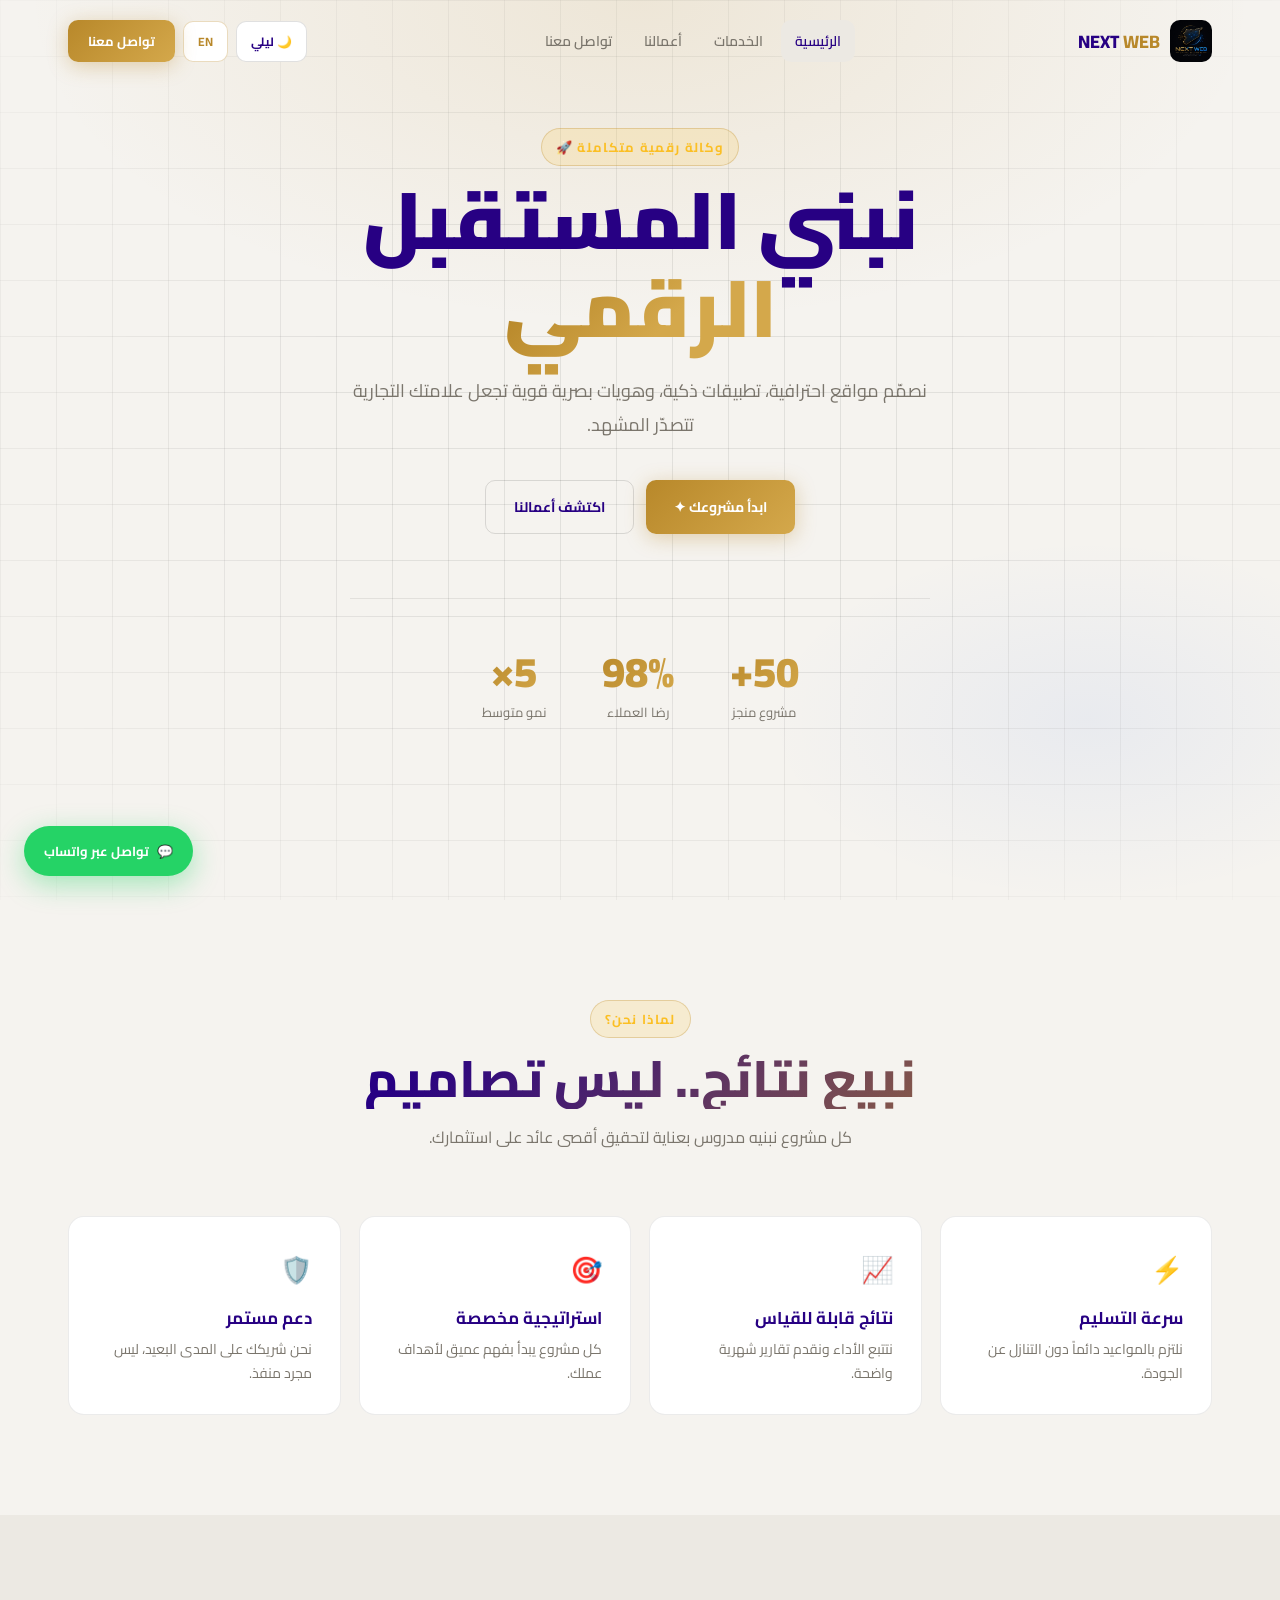
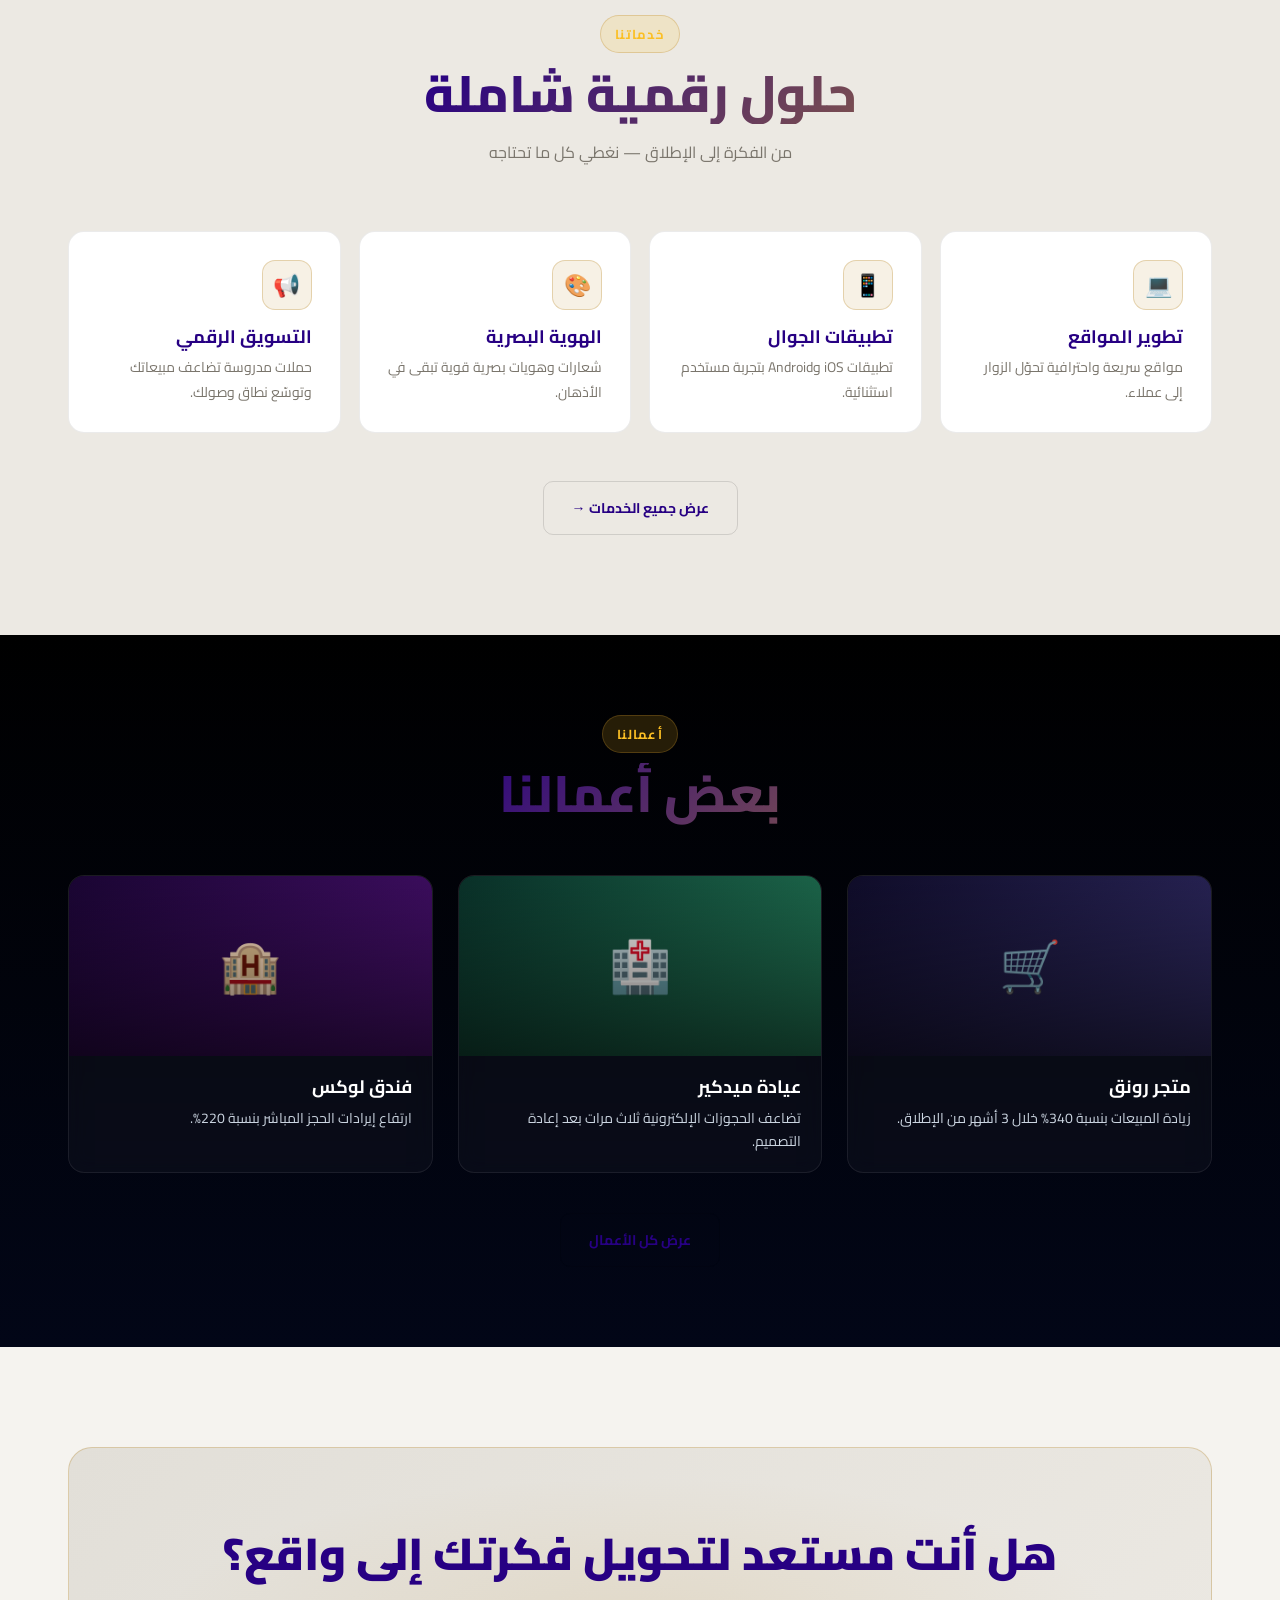
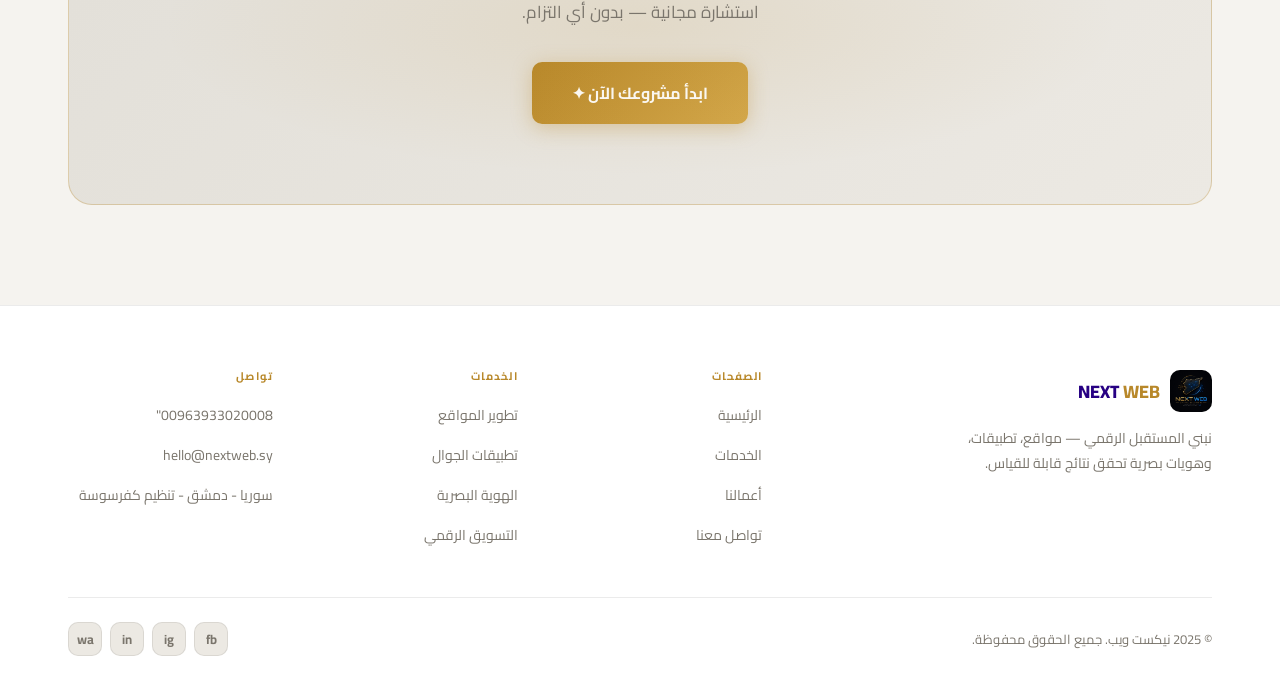
<file: index.html>
<!DOCTYPE html>
<html lang="ar" dir="rtl">
<head>
  <meta charset="UTF-8" />
  <meta name="viewport" content="width=device-width, initial-scale=1.0" />
  <title>Next Web — Digital Solutions</title>
  <link rel="stylesheet" href="shared.css" />
  <link rel="stylesheet" href="index.css" />
</head>
<body dir="rtl" data-page="index">

  <!-- ══ NAVBAR ════════════════════════════════════════ -->
  <nav class="navbar" id="main-nav">
    <div class="container">
      <div class="navbar-inner">

        <!-- Logo -->
        <a href="index.html" class="logo">
          <img src="logo.png" alt="Next Web Logo" class="logo-img" />
          <span class="logo-text">NEXT <span>WEB</span></span>
        </a>

        <!-- Desktop Links -->
        <ul class="nav-links">
          <li><a href="index.html" class="active" data-i18n="nav.home">الرئيسية</a></li>
          <li><a href="services.html" data-i18n="nav.services">الخدمات</a></li>
          <li><a href="portfolio.html" data-i18n="nav.portfolio">أعمالنا</a></li>
          <li><a href="contact.html" data-i18n="nav.contact">تواصل معنا</a></li>
        </ul>

        <!-- Controls -->
        <div class="nav-controls">
          <button class="ctrl-btn theme-toggle-btn" title="Toggle Theme">🌙 ليلي</button>
          <button class="ctrl-btn lang-toggle-btn" title="Switch Language">EN</button>
          <a href="contact.html" class="btn btn-gold hide-mob" style="padding:9px 20px;font-size:13px" data-i18n="nav.contact">تواصل معنا</a>
          <!-- Hamburger -->
          <button class="hamburger" id="hamburger" aria-label="Menu">
            <span></span><span></span><span></span>
          </button>
        </div>

      </div>
    </div>
  </nav>

  <!-- ══ MOBILE MENU ════════════════════════════════════ -->
  <div class="mobile-menu" id="mobile-menu">
    <a href="index.html" data-i18n="nav.home">الرئيسية</a>
    <a href="services.html" data-i18n="nav.services">الخدمات</a>
    <a href="portfolio.html" data-i18n="nav.portfolio">أعمالنا</a>
    <a href="contact.html" data-i18n="nav.contact">تواصل معنا</a>
    <div class="mobile-controls">
      <button class="ctrl-btn theme-toggle-btn">🌙 ليلي</button>
      <button class="ctrl-btn lang-toggle-btn">EN</button>
    </div>
  </div>

  <!-- ══ PAGE CONTENT (rendered by JS) ════════════════════ -->
  <main id="dynamic-content"></main>

  <!-- ══ FOOTER ════════════════════════════════════════ -->
  <footer>
    <div class="container">
      <div class="foot-grid">
        <div class="foot-brand">
          <a href="index.html" class="logo">
            <img src="logo.png" alt="Next Web" class="logo-img" />
            <span class="logo-text">NEXT <span>WEB</span></span>
          </a>
          <p data-i18n="footer.desc">نبني المستقبل الرقمي — مواقع، تطبيقات، وهويات بصرية تحقق نتائج قابلة للقياس.</p>
        </div>
        <div class="foot-col">
          <h4 data-i18n="footer.pages">الصفحات</h4>
          <ul class="foot-links">
            <li><a href="index.html" data-i18n="nav.home">الرئيسية</a></li>
            <li><a href="services.html" data-i18n="nav.services">الخدمات</a></li>
            <li><a href="portfolio.html" data-i18n="nav.portfolio">أعمالنا</a></li>
            <li><a href="contact.html" data-i18n="nav.contact">تواصل معنا</a></li>
          </ul>
        </div>
        <div class="foot-col">
          <h4 data-i18n="footer.services2">الخدمات</h4>
          <ul class="foot-links">
            <li><a href="services.html">تطوير المواقع</a></li>
            <li><a href="services.html">تطبيقات الجوال</a></li>
            <li><a href="services.html">الهوية البصرية</a></li>
            <li><a href="services.html">التسويق الرقمي</a></li>
          </ul>
        </div>
        <div class="foot-col">
          <h4 data-i18n="footer.contact2">تواصل</h4>
          <ul class="foot-links">
            <li><a href="#">00963933020008"</a></li>
            <li><a href="#">hello@nextweb.sy</a></li>
            <li><a href="#">سوريا - دمشق - تنظيم كفرسوسة</a></li>
          </ul>
        </div>
      </div>
      <div class="foot-bottom">
        <p data-i18n="footer.rights">© 2025 نيكست ويب. جميع الحقوق محفوظة.</p>
        <div class="socials">
          <a class="soc" href="#">fb</a>
          <a class="soc" href="#">ig</a>
          <a class="soc" href="#">in</a>
          <a class="soc" href="#">wa</a>
        </div>
      </div>
    </div>
  </footer>

  <!-- ══ WA FLOAT ═══════════════════════════════════════ -->
  <a href="https://wa.me/963933020008" class="wa-float" id="wa-float">
    💬 <span class="wa-label">تواصل عبر واتساب</span>
  </a>

  <script src="script.js"></script>
</body>
</html>
</file>
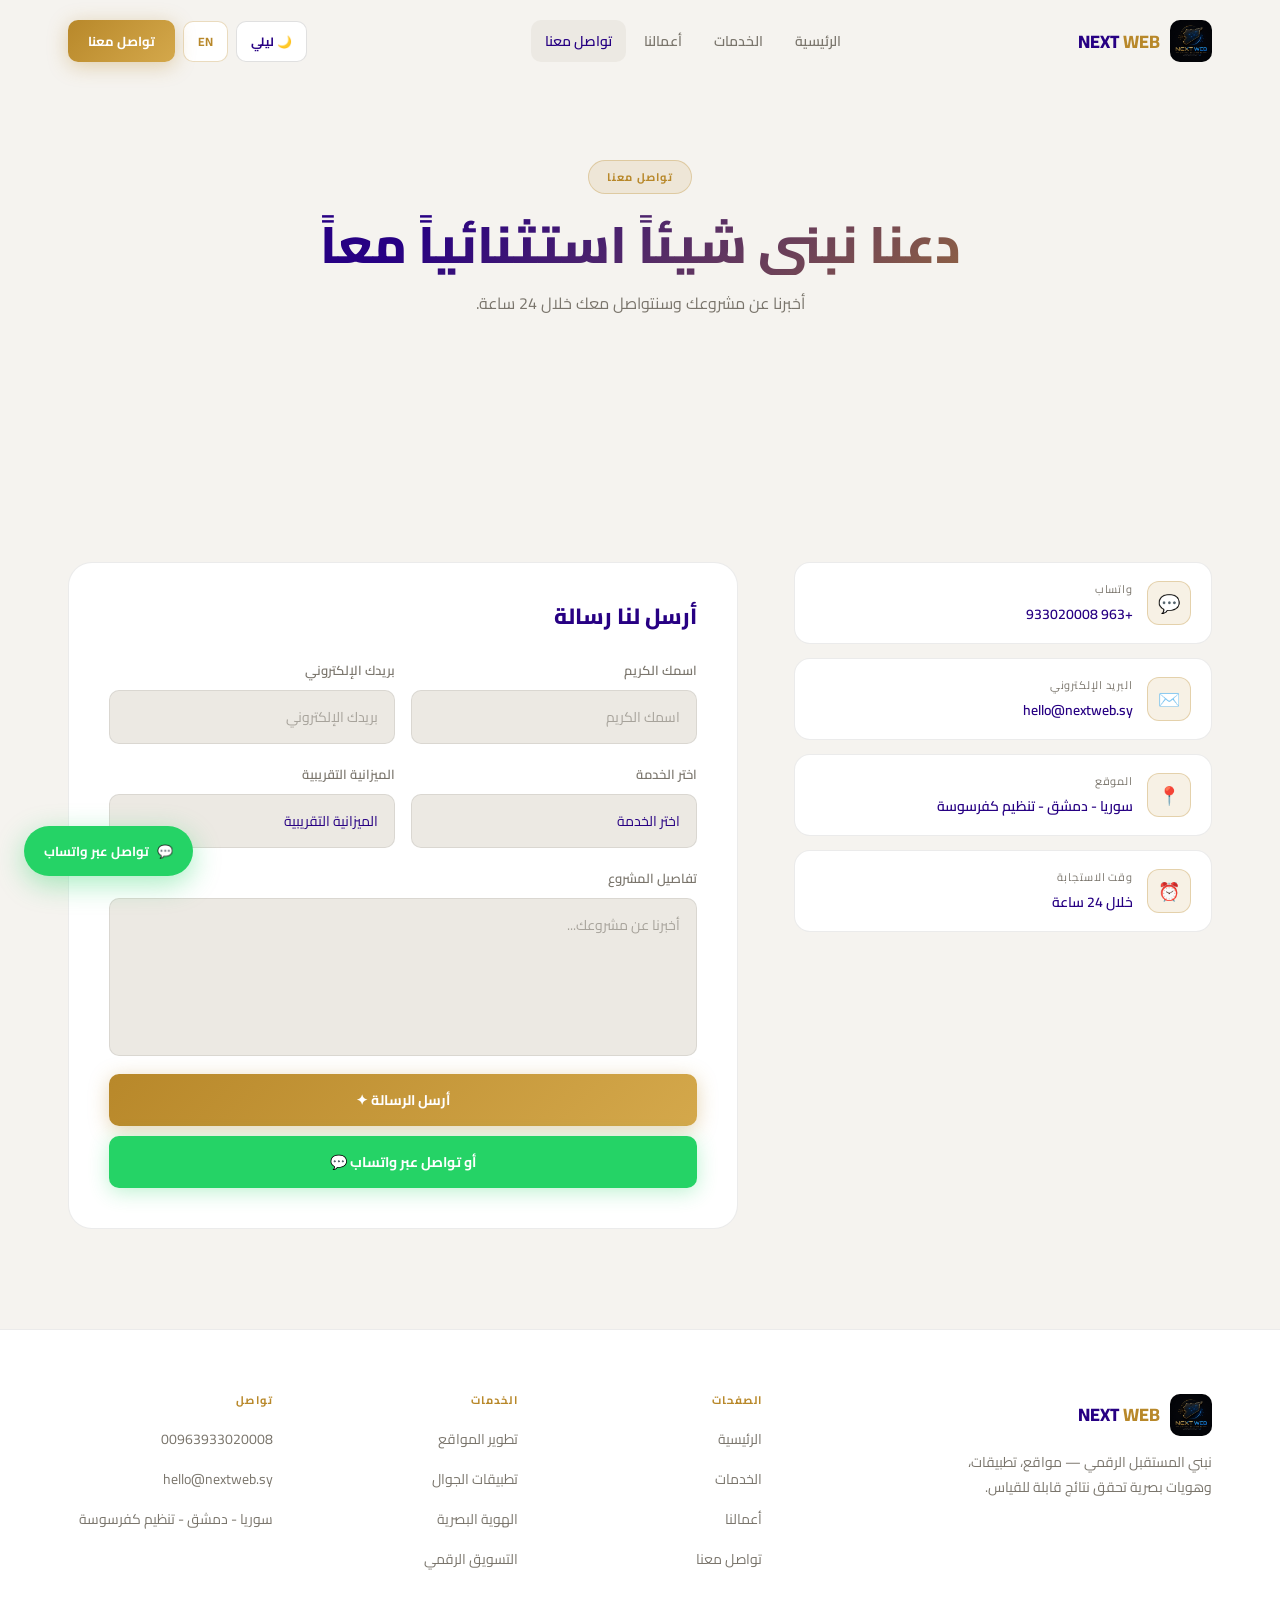
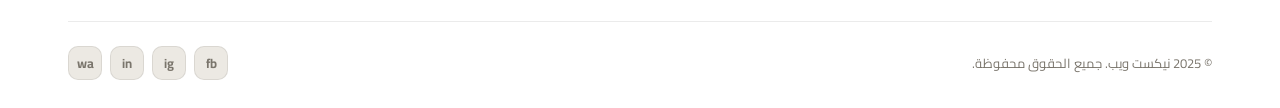
<file: contact.html>
<!DOCTYPE html>
<html lang="ar" dir="rtl">
<head>
  <meta charset="UTF-8" />
  <meta name="viewport" content="width=device-width, initial-scale=1.0" />
  <title>Next Web — تواصل معنا</title>
  <link rel="stylesheet" href="shared.css" />
  <link rel="stylesheet" href="contact.css" />
</head>
<body dir="rtl" data-page="contact">

  <!-- ══ NAVBAR ════════════════════════════════════════ -->
  <nav class="navbar" id="main-nav">
    <div class="container">
      <div class="navbar-inner">
        <a href="index.html" class="logo">
          <img src="logo.png" alt="Next Web Logo" class="logo-img" />
          <span class="logo-text">NEXT <span>WEB</span></span>
        </a>
        <ul class="nav-links">
          <li><a href="index.html" data-i18n="nav.home">الرئيسية</a></li>
          <li><a href="services.html" data-i18n="nav.services">الخدمات</a></li>
          <li><a href="portfolio.html" data-i18n="nav.portfolio">أعمالنا</a></li>
          <li><a href="contact.html" class="active" data-i18n="nav.contact">تواصل معنا</a></li>
        </ul>
        <div class="nav-controls">
          <button class="ctrl-btn theme-toggle-btn">🌙 ليلي</button>
          <button class="ctrl-btn lang-toggle-btn">EN</button>
          <a href="contact.html" class="btn btn-gold hide-mob" style="padding:9px 20px;font-size:13px" data-i18n="nav.contact">تواصل معنا</a>
          <button class="hamburger" id="hamburger"><span></span><span></span><span></span></button>
        </div>
      </div>
    </div>
  </nav>

  <!-- ══ MOBILE MENU ════════════════════════════════════ -->
  <div class="mobile-menu" id="mobile-menu">
    <a href="index.html" data-i18n="nav.home">الرئيسية</a>
    <a href="services.html" data-i18n="nav.services">الخدمات</a>
    <a href="portfolio.html" data-i18n="nav.portfolio">أعمالنا</a>
    <a href="contact.html" data-i18n="nav.contact">تواصل معنا</a>
    <div class="mobile-controls">
      <button class="ctrl-btn theme-toggle-btn">🌙 ليلي</button>
      <button class="ctrl-btn lang-toggle-btn">EN</button>
    </div>
  </div>

  <!-- ══ PAGE CONTENT ═══════════════════════════════════ -->
  <main id="dynamic-content"></main>

  <!-- ══ FOOTER ════════════════════════════════════════ -->
  <footer>
    <div class="container">
      <div class="foot-grid">
        <div class="foot-brand">
          <a href="index.html" class="logo">
            <img src="logo.png" alt="Next Web" class="logo-img" />
            <span class="logo-text">NEXT <span>WEB</span></span>
          </a>
          <p data-i18n="footer.desc">نبني المستقبل الرقمي — مواقع، تطبيقات، وهويات بصرية تحقق نتائج قابلة للقياس.</p>
        </div>
        <div class="foot-col">
          <h4 data-i18n="footer.pages">الصفحات</h4>
          <ul class="foot-links">
            <li><a href="index.html" data-i18n="nav.home">الرئيسية</a></li>
            <li><a href="services.html" data-i18n="nav.services">الخدمات</a></li>
            <li><a href="portfolio.html" data-i18n="nav.portfolio">أعمالنا</a></li>
            <li><a href="contact.html" data-i18n="nav.contact">تواصل معنا</a></li>
          </ul>
        </div>
        <div class="foot-col">
          <h4 data-i18n="footer.services2">الخدمات</h4>
          <ul class="foot-links">
            <li><a href="services.html">تطوير المواقع</a></li>
            <li><a href="services.html">تطبيقات الجوال</a></li>
            <li><a href="services.html">الهوية البصرية</a></li>
            <li><a href="services.html">التسويق الرقمي</a></li>
          </ul>
        </div>
        <div class="foot-col">
          <h4 data-i18n="footer.contact2">تواصل</h4>
          <ul class="foot-links">
            <li><a href="#">00963933020008</a></li>
            <li><a href="#">hello@nextweb.sy</a></li>
            <li><a href="#"> سوريا - دمشق - تنظيم كفرسوسة</a></li>
          </ul>
        </div>
      </div>
      <div class="foot-bottom">
        <p data-i18n="footer.rights">© 2025 نيكست ويب. جميع الحقوق محفوظة.</p>
        <div class="socials">
          <a class="soc" href="#">fb</a>
          <a class="soc" href="#">ig</a>
          <a class="soc" href="#">in</a>
          <a class="soc" href="#">wa</a>
        </div>
      </div>
    </div>
  </footer>

  <a href="https://wa.me/+963933020008" class="wa-float" id="wa-float">
    💬 <span class="wa-label">تواصل عبر واتساب</span>
  </a>

  <script src="script.js"></script>
</body>
</html>
</file>
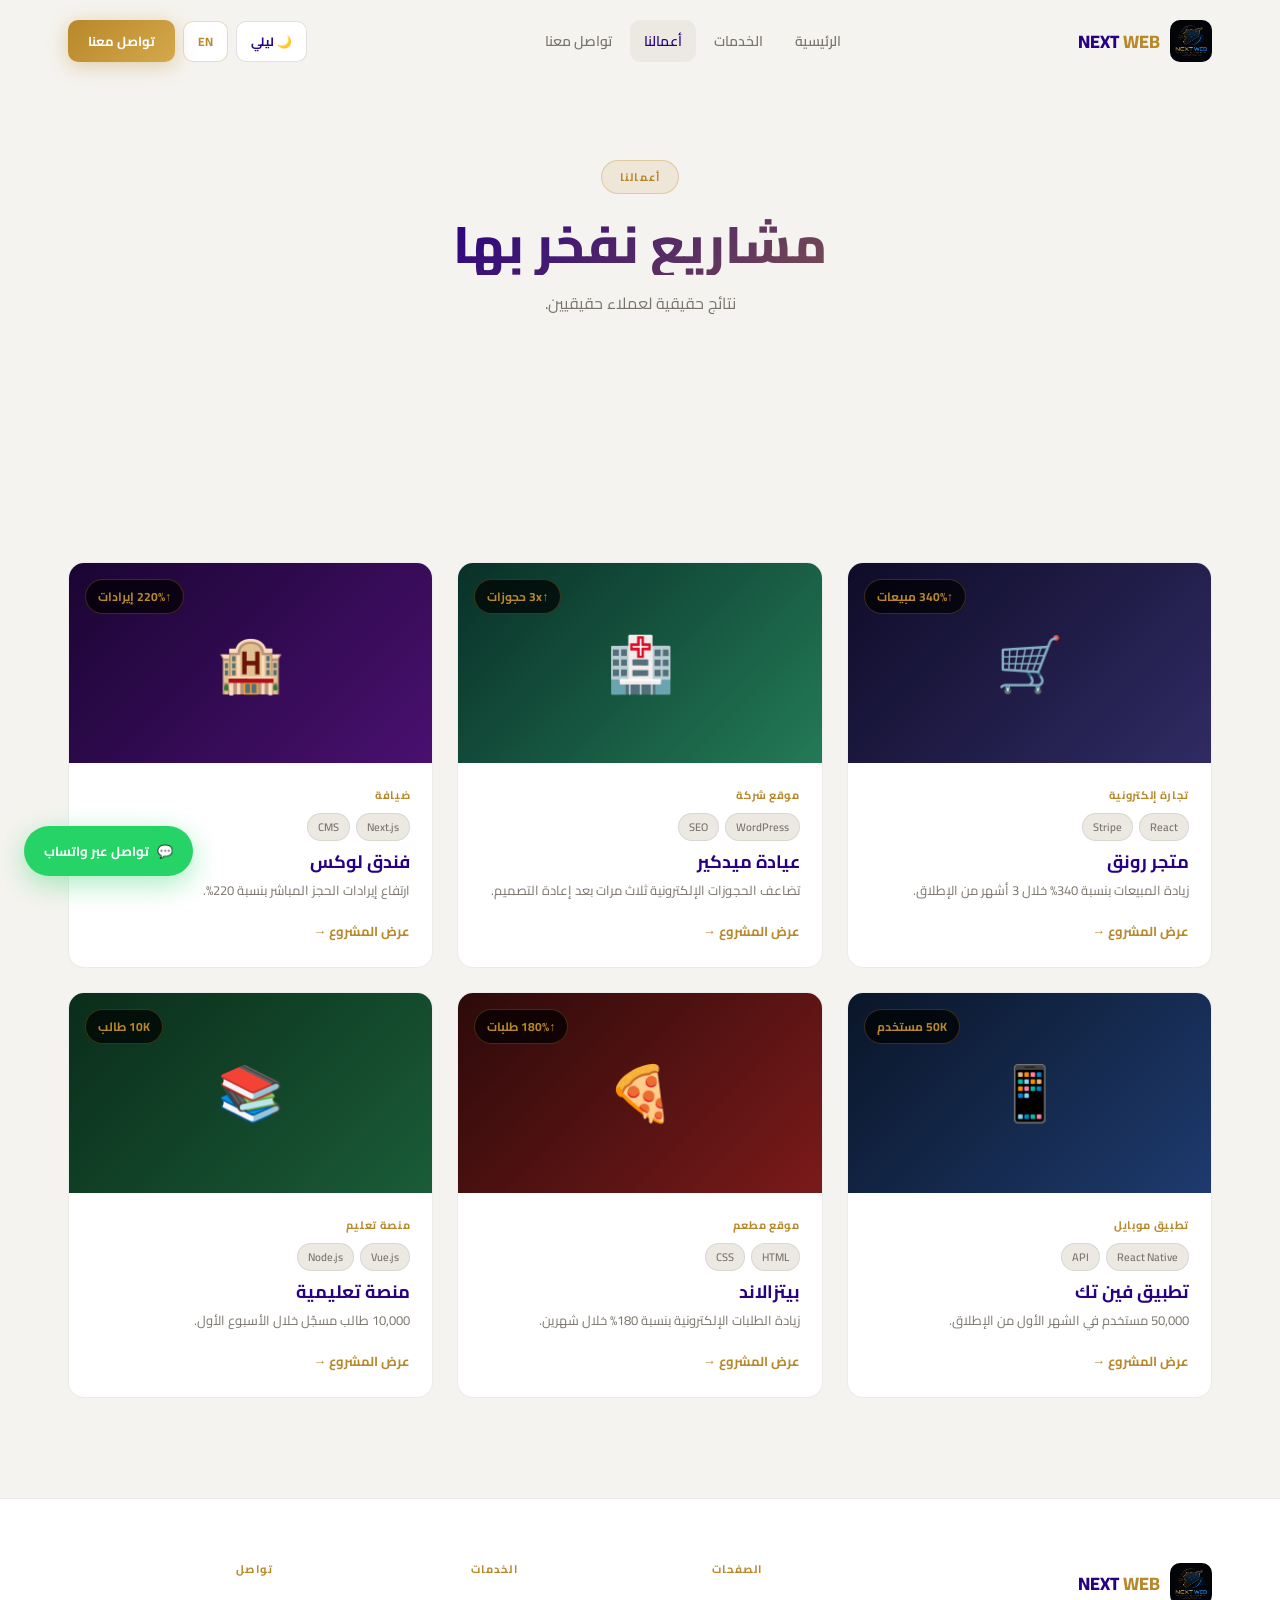
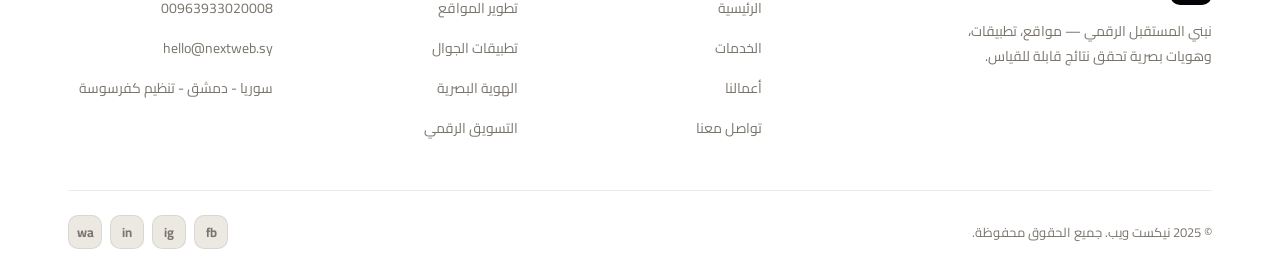
<file: portfolio.html>
<!DOCTYPE html>
<html lang="ar" dir="rtl">
<head>
  <meta charset="UTF-8" />
  <meta name="viewport" content="width=device-width, initial-scale=1.0" />
  <title>Next Web — أعمالنا</title>
  <link rel="stylesheet" href="shared.css" />
  <link rel="stylesheet" href="portfolio.css" />
</head>
<body dir="rtl" data-page="portfolio">

  <!-- ══ NAVBAR ════════════════════════════════════════ -->
  <nav class="navbar" id="main-nav">
    <div class="container">
      <div class="navbar-inner">
        <a href="index.html" class="logo">
          <img src="logo.png" alt="Next Web Logo" class="logo-img" />
          <span class="logo-text">NEXT <span>WEB</span></span>
        </a>
        <ul class="nav-links">
          <li><a href="index.html" data-i18n="nav.home">الرئيسية</a></li>
          <li><a href="services.html" data-i18n="nav.services">الخدمات</a></li>
          <li><a href="portfolio.html" class="active" data-i18n="nav.portfolio">أعمالنا</a></li>
          <li><a href="contact.html" data-i18n="nav.contact">تواصل معنا</a></li>
        </ul>
        <div class="nav-controls">
          <button class="ctrl-btn theme-toggle-btn">🌙 ليلي</button>
          <button class="ctrl-btn lang-toggle-btn">EN</button>
          <a href="contact.html" class="btn btn-gold hide-mob" style="padding:9px 20px;font-size:13px" data-i18n="nav.contact">تواصل معنا</a>
          <button class="hamburger" id="hamburger"><span></span><span></span><span></span></button>
        </div>
      </div>
    </div>
  </nav>

  <!-- ══ MOBILE MENU ════════════════════════════════════ -->
  <div class="mobile-menu" id="mobile-menu">
    <a href="index.html" data-i18n="nav.home">الرئيسية</a>
    <a href="services.html" data-i18n="nav.services">الخدمات</a>
    <a href="portfolio.html" data-i18n="nav.portfolio">أعمالنا</a>
    <a href="contact.html" data-i18n="nav.contact">تواصل معنا</a>
    <div class="mobile-controls">
      <button class="ctrl-btn theme-toggle-btn">🌙 ليلي</button>
      <button class="ctrl-btn lang-toggle-btn">EN</button>
    </div>
  </div>

  <!-- ══ PAGE CONTENT ═══════════════════════════════════ -->
  <main id="dynamic-content"></main>

  <!-- ══ FOOTER ════════════════════════════════════════ -->
  <footer>
    <div class="container">
      <div class="foot-grid">
        <div class="foot-brand">
          <a href="index.html" class="logo">
            <img src="logo.png" alt="Next Web" class="logo-img" />
            <span class="logo-text">NEXT <span>WEB</span></span>
          </a>
          <p data-i18n="footer.desc">نبني المستقبل الرقمي — مواقع، تطبيقات، وهويات بصرية تحقق نتائج قابلة للقياس.</p>
        </div>
        <div class="foot-col">
          <h4 data-i18n="footer.pages">الصفحات</h4>
          <ul class="foot-links">
            <li><a href="index.html" data-i18n="nav.home">الرئيسية</a></li>
            <li><a href="services.html" data-i18n="nav.services">الخدمات</a></li>
            <li><a href="portfolio.html" data-i18n="nav.portfolio">أعمالنا</a></li>
            <li><a href="contact.html" data-i18n="nav.contact">تواصل معنا</a></li>
          </ul>
        </div>
        <div class="foot-col">
          <h4 data-i18n="footer.services2">الخدمات</h4>
          <ul class="foot-links">
            <li><a href="services.html">تطوير المواقع</a></li>
            <li><a href="services.html">تطبيقات الجوال</a></li>
            <li><a href="services.html">الهوية البصرية</a></li>
            <li><a href="services.html">التسويق الرقمي</a></li>
          </ul>
        </div>
        <div class="foot-col">
          <h4 data-i18n="footer.contact2">تواصل</h4>
          <ul class="foot-links">
            <li><a href="#">00963933020008</a></li>
            <li><a href="#">hello@nextweb.sy</a></li>
            <li><a href="#"> سوريا - دمشق - تنظيم كفرسوسة</a></li>
          </ul>
        </div>
      </div>
      <div class="foot-bottom">
        <p data-i18n="footer.rights">© 2025 نيكست ويب. جميع الحقوق محفوظة.</p>
        <div class="socials">
          <a class="soc" href="#">fb</a>
          <a class="soc" href="#">ig</a>
          <a class="soc" href="#">in</a>
          <a class="soc" href="#">wa</a>
        </div>
      </div>
    </div>
  </footer>

  <a href="https://wa.me/+963933020008" class="wa-float" id="wa-float">
    💬 <span class="wa-label">تواصل عبر واتساب</span>
  </a>

  <script src="script.js"></script>
</body>
</html>
</file>
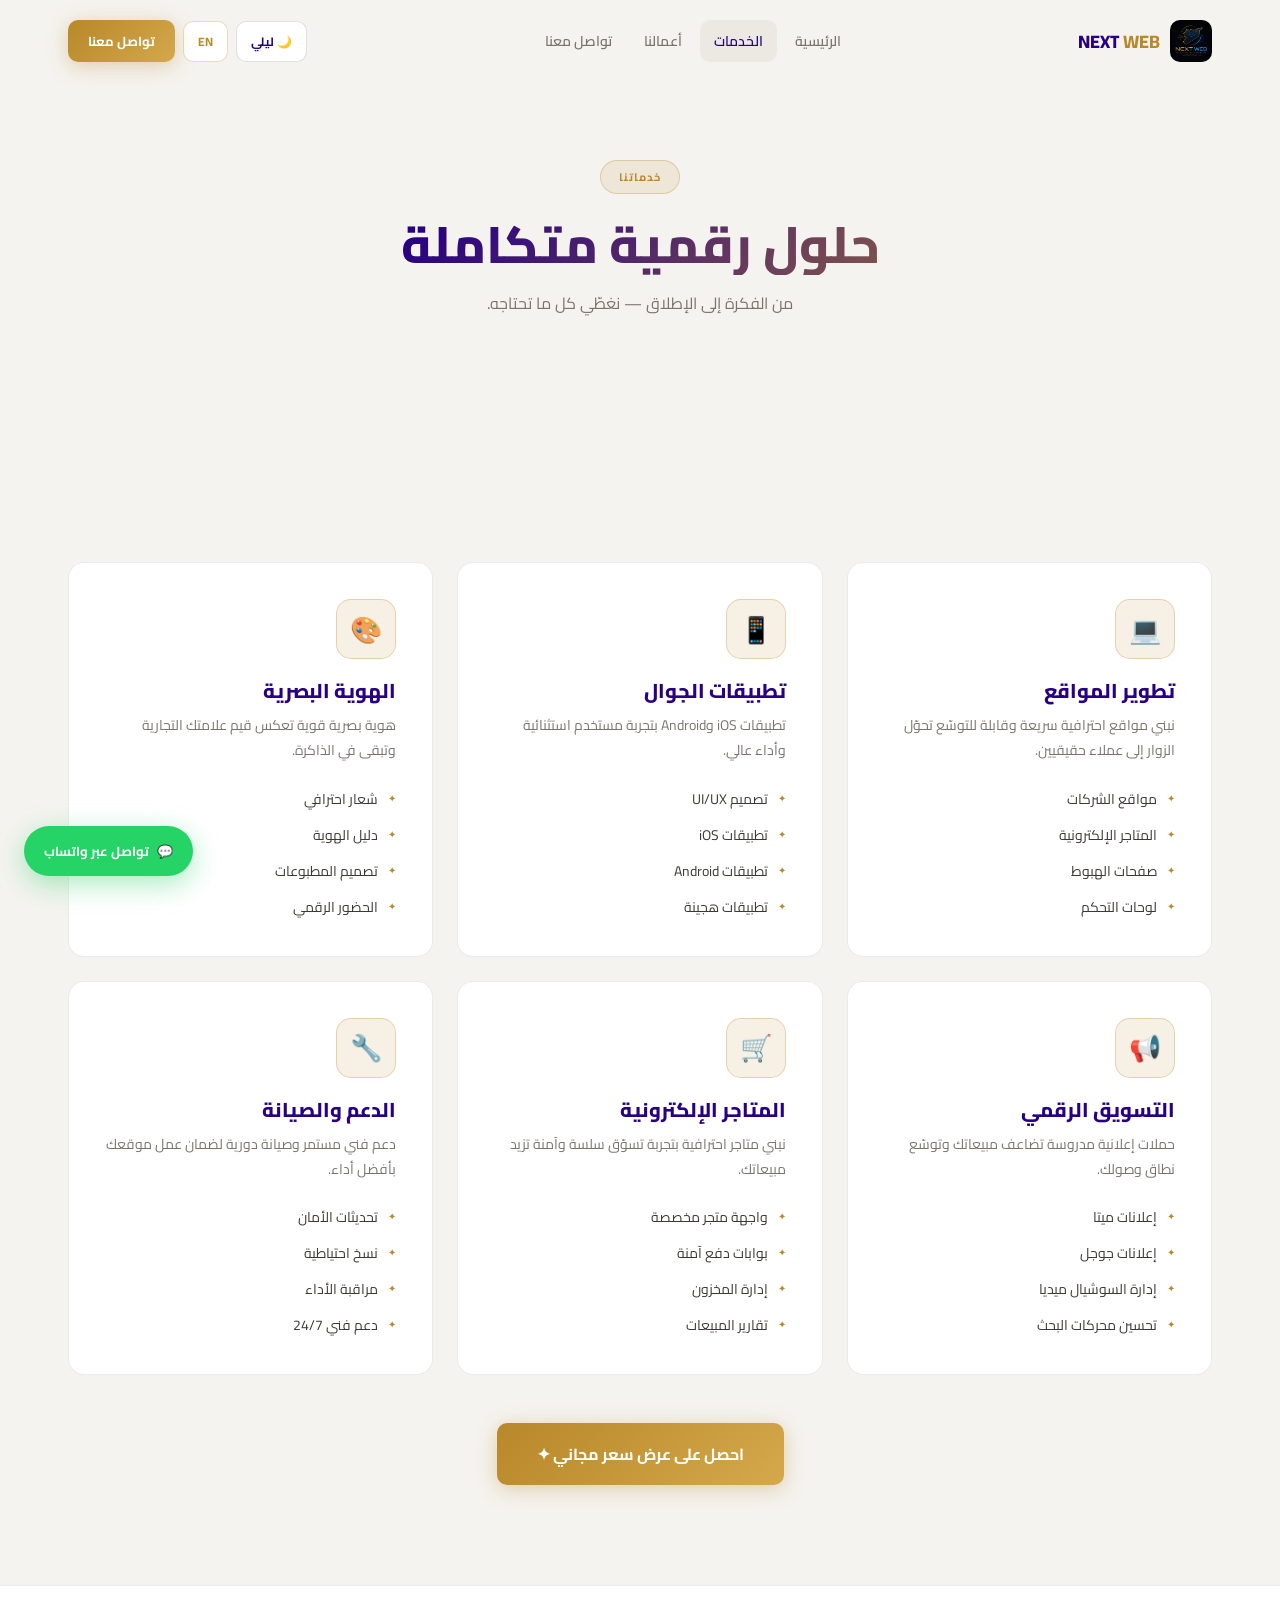
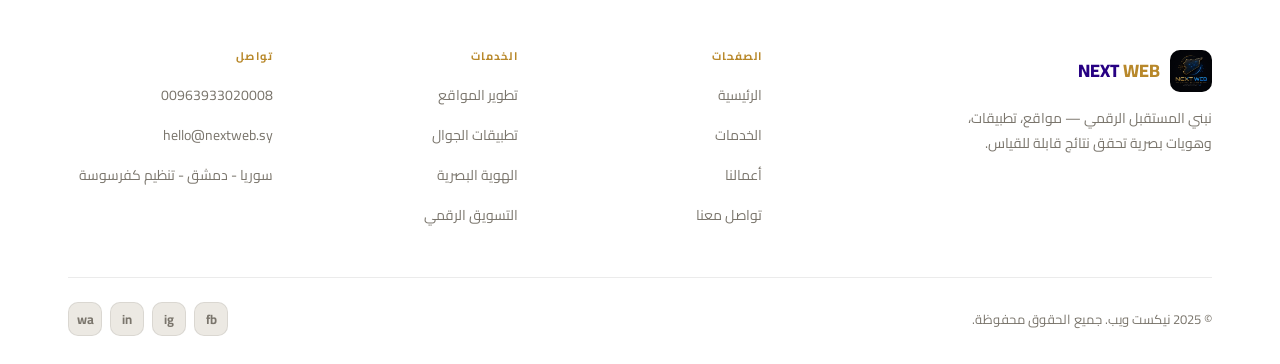
<file: services.html>
<!DOCTYPE html>
<html lang="ar" dir="rtl">
<head>
  <meta charset="UTF-8" />
  <meta name="viewport" content="width=device-width, initial-scale=1.0" />
  <title>Next Web — الخدمات</title>
  <link rel="stylesheet" href="shared.css" />
  <link rel="stylesheet" href="services.css" />
</head>
<body dir="rtl" data-page="services">

  <!-- ══ NAVBAR ════════════════════════════════════════ -->
  <nav class="navbar" id="main-nav">
    <div class="container">
      <div class="navbar-inner">
        <a href="index.html" class="logo">
          <img src="logo.png" alt="Next Web Logo" class="logo-img" />
          <span class="logo-text">NEXT <span>WEB</span></span>
        </a>
        <ul class="nav-links">
          <li><a href="index.html" data-i18n="nav.home">الرئيسية</a></li>
          <li><a href="services.html" class="active" data-i18n="nav.services">الخدمات</a></li>
          <li><a href="portfolio.html" data-i18n="nav.portfolio">أعمالنا</a></li>
          <li><a href="contact.html" data-i18n="nav.contact">تواصل معنا</a></li>
        </ul>
        <div class="nav-controls">
          <button class="ctrl-btn theme-toggle-btn">🌙 ليلي</button>
          <button class="ctrl-btn lang-toggle-btn">EN</button>
          <a href="contact.html" class="btn btn-gold hide-mob" style="padding:9px 20px;font-size:13px" data-i18n="nav.contact">تواصل معنا</a>
          <button class="hamburger" id="hamburger"><span></span><span></span><span></span></button>
        </div>
      </div>
    </div>
  </nav>

  <!-- ══ MOBILE MENU ════════════════════════════════════ -->
  <div class="mobile-menu" id="mobile-menu">
    <a href="index.html" data-i18n="nav.home">الرئيسية</a>
    <a href="services.html" data-i18n="nav.services">الخدمات</a>
    <a href="portfolio.html" data-i18n="nav.portfolio">أعمالنا</a>
    <a href="contact.html" data-i18n="nav.contact">تواصل معنا</a>
    <div class="mobile-controls">
      <button class="ctrl-btn theme-toggle-btn">🌙 ليلي</button>
      <button class="ctrl-btn lang-toggle-btn">EN</button>
    </div>
  </div>

  <!-- ══ PAGE CONTENT ═══════════════════════════════════ -->
  <main id="dynamic-content"></main>

  <!-- ══ FOOTER ════════════════════════════════════════ -->
  <footer>
    <div class="container">
      <div class="foot-grid">
        <div class="foot-brand">
          <a href="index.html" class="logo">
            <img src="logo.png" alt="Next Web" class="logo-img" />
            <span class="logo-text">NEXT <span>WEB</span></span>
          </a>
          <p data-i18n="footer.desc">نبني المستقبل الرقمي — مواقع، تطبيقات، وهويات بصرية تحقق نتائج قابلة للقياس.</p>
        </div>
        <div class="foot-col">
          <h4 data-i18n="footer.pages">الصفحات</h4>
          <ul class="foot-links">
            <li><a href="index.html" data-i18n="nav.home">الرئيسية</a></li>
            <li><a href="services.html" data-i18n="nav.services">الخدمات</a></li>
            <li><a href="portfolio.html" data-i18n="nav.portfolio">أعمالنا</a></li>
            <li><a href="contact.html" data-i18n="nav.contact">تواصل معنا</a></li>
          </ul>
        </div>
        <div class="foot-col">
          <h4 data-i18n="footer.services2">الخدمات</h4>
          <ul class="foot-links">
            <li><a href="services.html">تطوير المواقع</a></li>
            <li><a href="services.html">تطبيقات الجوال</a></li>
            <li><a href="services.html">الهوية البصرية</a></li>
            <li><a href="services.html">التسويق الرقمي</a></li>
          </ul>
        </div>
        <div class="foot-col">
          <h4 data-i18n="footer.contact2">تواصل</h4>
          <ul class="foot-links">
            <li><a href="#">00963933020008</a></li>
            <li><a href="#">hello@nextweb.sy</a></li>
            <li><a href="#"> سوريا - دمشق - تنظيم كفرسوسة</a></li>
          </ul>
        </div>
      </div>
      <div class="foot-bottom">
        <p data-i18n="footer.rights">© 2025 نيكست ويب. جميع الحقوق محفوظة.</p>
        <div class="socials">
          <a class="soc" href="#">fb</a>
          <a class="soc" href="#">ig</a>
          <a class="soc" href="#">in</a>
          <a class="soc" href="#">wa</a>
        </div>
      </div>
    </div>
  </footer>

  <a href="https://wa.me/+963933020008" class="wa-float" id="wa-float">
    💬 <span class="wa-label">تواصل عبر واتساب</span>
  </a>

  <script src="script.js"></script>
</body>
</html>
</file>
<file: shared.css>
/* ═══════════════════════════════════════════════════
   NEXT WEB — shared.css
   Global reset, variables, navbar, footer, utilities
═══════════════════════════════════════════════════ */

@import url('https://fonts.googleapis.com/css2?family=Cairo:wght@300;400;600;700;800;900&family=Syne:wght@400;600;700;800&display=swap');

/* ── CSS VARIABLES ─────────────────────────────────── */
:root {
  /* Light Mode (default) */
  --bg:        #f5f3ef;
  --bg2:       #ece9e3;
  --bg3:       #e2dfd8;
  --surface:   #ffffff;
  --surface2:  #f8f6f2;
  --text:      #270083;
  --text2:     #3d3a34;
  --muted:     #7a756c;
  --border:    rgba(0,0,0,0.08);
  --border2:   rgba(0,0,0,0.12);
  --gold:      #b8882a;
  --gold-l:    #d4a84b;
  --gold-dim:  rgba(184,136,42,0.12);
  --gold-brd:  rgba(184,136,42,0.3);
  --blue:      #2563eb;
  --green:     #16a34a;
  --shadow:    0 4px 24px rgba(0,0,0,0.08);
  --shadow-lg: 0 16px 60px rgba(0,0,0,0.12);
  --radius:    16px;
  --radius-sm: 10px;
  --radius-lg: 24px;
}

[data-theme="dark"] {
  --bg:        #0a0908;
  --bg2:       #0f0e0c;
  --bg3:       #161411;
  --surface:   #141210;
  --surface2:  #1c1a17;
  --text:      #f0ece4;
  --text2:     #c8c3b8;
  --muted:     #7a756c;
  --border:    rgba(255,255,255,0.07);
  --border2:   rgba(255,255,255,0.12);
  --gold:      #c9a84c;
  --gold-l:    #e8c870;
  --gold-dim:  rgba(201,168,76,0.12);
  --gold-brd:  rgba(201,168,76,0.28);
  --shadow:    0 4px 24px rgba(0,0,0,0.4);
  --shadow-lg: 0 16px 60px rgba(0,0,0,0.6);
}

/* ── RESET ──────────────────────────────────────────── */
*, *::before, *::after { box-sizing: border-box; margin: 0; padding: 0; }
html { scroll-behavior: smooth; }
body {
  background: var(--bg);
  color: var(--text);
  overflow-x: hidden;
  transition: background 0.35s, color 0.35s;
}
body[dir="rtl"] { font-family: 'Cairo', sans-serif; }
body[dir="ltr"] { font-family: 'Syne', sans-serif; }

/* Scrollbar */
::-webkit-scrollbar { width: 5px; }
::-webkit-scrollbar-track { background: var(--bg); }
::-webkit-scrollbar-thumb { background: var(--gold); border-radius: 4px; }

/* ── LAYOUT ─────────────────────────────────────────── */
.container { max-width: 1200px; margin: 0 auto; padding: 0 28px; }
section { padding: 100px 0; }
a { text-decoration: none; color: inherit; }
img { max-width: 100%; }

/* ── TYPOGRAPHY ─────────────────────────────────────── */
h1,h2,h3,h4 { line-height: 1.2; color: var(--text); }

/* ── UTILITIES ──────────────────────────────────────── */
.tag-pill {
  display: inline-flex; align-items: center; gap: 8px;
  font-size: 11px; font-weight: 700; letter-spacing: 0.1em; text-transform: uppercase;
  color: var(--gold);
  background: var(--gold-dim); border: 1px solid var(--gold-brd);
  padding: 6px 18px; border-radius: 100px;
  margin-bottom: 20px;
}
.section-header { text-align: center; margin-bottom: 64px; }
.section-header h2, .section-header h1 {
  font-size: clamp(28px, 4vw, 52px); font-weight: 800;
  margin-bottom: 14px;
  background: linear-gradient(135deg, var(--text) 30%, var(--gold));
  -webkit-background-clip: text; -webkit-text-fill-color: transparent; background-clip: text;
}
.section-header p { color: var(--muted); font-size: 16px; max-width: 520px; margin: 0 auto; line-height: 1.8; }
.gold-text {
  background: linear-gradient(135deg, var(--gold) 20%, var(--gold-l) 60%);
  -webkit-background-clip: text; -webkit-text-fill-color: transparent; background-clip: text;
}
.alt-bg { background: var(--bg2); }
.center-btn { text-align: center; margin-top: 48px; }

/* ── BUTTONS ─────────────────────────────────────────── */
.btn {
  display: inline-flex; align-items: center; gap: 8px;
  padding: 13px 28px; border-radius: var(--radius-sm);
  font-weight: 700; font-size: 14px; cursor: pointer;
  border: none; transition: all 0.28s cubic-bezier(.22,.68,0,1.2);
  font-family: inherit; white-space: nowrap;
}
.btn-gold {
  background: linear-gradient(135deg, var(--gold), var(--gold-l));
  color: #fff;
  box-shadow: 0 4px 20px rgba(184,136,42,0.35);
}
.btn-gold:hover { transform: translateY(-3px); box-shadow: 0 8px 32px rgba(184,136,42,0.5); }
.btn-outline {
  background: transparent; color: var(--text);
  border: 1.5px solid var(--border2);
}
.btn-outline:hover { border-color: var(--gold); color: var(--gold); transform: translateY(-3px); }
.btn-wa {
  background: #25d366; color: #fff;
  box-shadow: 0 4px 20px rgba(37,211,102,0.3);
}
.btn-wa:hover { transform: translateY(-3px); box-shadow: 0 8px 30px rgba(37,211,102,0.5); }
.btn-lg { font-size: 16px; padding: 16px 40px; }
.btn-full { width: 100%; justify-content: center; }

/* ── NAVBAR ──────────────────────────────────────────── */
.navbar {
  position: fixed; top: 0; left: 0; right: 0; z-index: 200;
  padding: 20px 0;
  transition: all 0.3s;
}
.navbar.scrolled {
  background: var(--surface);
  backdrop-filter: blur(20px);
  border-bottom: 1px solid var(--border);
  padding: 12px 0;
  box-shadow: var(--shadow);
}
.navbar-inner {
  display: flex; align-items: center; justify-content: space-between;
}
/* Logo */
.logo {
  display: flex; align-items: center; gap: 10px;
  text-decoration: none;
}
.logo-img {
  height: 42px; width: 42px;
  border-radius: var(--radius-sm);
  object-fit: contain;
  background: var(--bg3);
}
.logo-text { font-size: 18px; font-weight: 800; color: var(--text); }
.logo-text span { color: var(--gold); }

/* Nav links */
.nav-links {
  display: flex; align-items: center; gap: 4px; list-style: none;
}
.nav-links a {
  color: var(--muted); font-size: 14px; font-weight: 600;
  padding: 8px 14px; border-radius: var(--radius-sm);
  transition: all 0.2s; cursor: pointer; display: block;
}
.nav-links a:hover, .nav-links a.active { color: var(--text); background: var(--bg2); }

/* Nav controls */
.nav-controls { display: flex; align-items: center; gap: 8px; }
.ctrl-btn {
  background: var(--surface); border: 1px solid var(--border2);
  color: var(--text); font-weight: 700; font-size: 12px;
  padding: 8px 14px; border-radius: var(--radius-sm);
  cursor: pointer; transition: all 0.2s; font-family: inherit;
  white-space: nowrap;
}
.ctrl-btn:hover { border-color: var(--gold); color: var(--gold); }
.lang-toggle-btn { color: var(--gold); border-color: var(--gold-brd); }

/* Hamburger */
.hamburger {
  display: none; flex-direction: column; gap: 5px;
  cursor: pointer; background: none; border: none; padding: 6px;
}
.hamburger span { display: block; width: 22px; height: 2px; background: var(--text); border-radius: 2px; transition: all 0.3s; }
.hamburger.active span:nth-child(1) { transform: translateY(7px) rotate(45deg); }
.hamburger.active span:nth-child(2) { opacity: 0; }
.hamburger.active span:nth-child(3) { transform: translateY(-7px) rotate(-45deg); }

/* Mobile menu */
.mobile-menu {
  display: none; position: fixed; top: 0; left: 0; right: 0;
  height: 100vh; z-index: 190;
  background: var(--surface);
  padding: 90px 28px 28px;
  flex-direction: column; gap: 4px;
  transform: translateX(100%); transition: transform 0.35s cubic-bezier(.22,.68,0,1.2);
}
body[dir="rtl"] .mobile-menu { transform: translateX(-100%); }
.mobile-menu.open { display: flex; transform: translateX(0) !important; }
.mobile-menu a {
  color: var(--text); font-size: 22px; font-weight: 700;
  padding: 16px 0; border-bottom: 1px solid var(--border);
}
.mobile-menu a:hover { color: var(--gold); }
.mobile-controls { display: flex; gap: 10px; margin-top: 20px; }

/* ── FOOTER ──────────────────────────────────────────── */
footer {
  background: var(--surface); border-top: 1px solid var(--border);
  padding: 64px 0 28px;
}
.foot-grid {
  display: grid; grid-template-columns: 2fr 1fr 1fr 1fr;
  gap: 40px; margin-bottom: 48px;
}
.foot-brand p { color: var(--muted); font-size: 14px; margin-top: 14px; max-width: 260px; line-height: 1.8; }
.foot-col h4 { font-size: 11px; font-weight: 700; letter-spacing: 0.1em; text-transform: uppercase; color: var(--gold); margin-bottom: 16px; }
.foot-links { list-style: none; display: flex; flex-direction: column; gap: 10px; }
.foot-links a { color: var(--muted); font-size: 14px; transition: color 0.2s; }
.foot-links a:hover { color: var(--text); }
.foot-bottom {
  border-top: 1px solid var(--border); padding-top: 24px;
  display: flex; justify-content: space-between; align-items: center; flex-wrap: wrap; gap: 12px;
}
.foot-bottom p { font-size: 13px; color: var(--muted); }
.socials { display: flex; gap: 8px; }
.soc {
  width: 34px; height: 34px; border-radius: var(--radius-sm);
  background: var(--bg2); border: 1px solid var(--border);
  display: flex; align-items: center; justify-content: center;
  font-size: 13px; font-weight: 700; color: var(--muted);
  transition: all 0.2s;
}
.soc:hover { border-color: var(--gold-brd); color: var(--gold); transform: translateY(-2px); }

/* ── WA FLOAT ────────────────────────────────────────── */
.wa-float {
  position: fixed; bottom: 24px; right: 24px; z-index: 300;
  background: #25d366; color: #fff;
  font-size: 13px; font-weight: 700;
  padding: 13px 20px; border-radius: 100px;
  display: flex; align-items: center; gap: 8px;
  box-shadow: 0 8px 28px rgba(37,211,102,0.4);
  animation: floatBounce 3s ease-in-out infinite;
  border: none; font-family: inherit; cursor: pointer;
}
body[dir="rtl"] .wa-float { right: auto; left: 24px; }
@keyframes floatBounce { 0%,100%{transform:translateY(0)} 50%{transform:translateY(-6px)} }
.wa-float:hover { animation: none; transform: translateY(-4px) scale(1.04); }

/* ── TOAST ───────────────────────────────────────────── */
.toast {
  position: fixed; bottom: 84px; right: 24px; z-index: 400;
  padding: 14px 22px; border-radius: var(--radius-sm);
  font-weight: 700; font-size: 14px; font-family: inherit;
  opacity: 0; transform: translateY(20px);
  transition: all 0.35s cubic-bezier(.22,.68,0,1.2);
  pointer-events: none; max-width: 320px;
}
body[dir="rtl"] .toast { right: auto; left: 24px; }
.toast.toast-show { opacity: 1; transform: translateY(0); }
.toast-success { background: linear-gradient(135deg,var(--gold),var(--gold-l)); color: #fff; box-shadow: 0 8px 30px rgba(184,136,42,0.4); }
.toast-error   { background: #dc2626; color: #fff; box-shadow: 0 8px 30px rgba(220,38,38,0.35); }

/* ── FADE-IN ANIMATIONS ──────────────────────────────── */
.fi { opacity: 0; transform: translateY(24px); transition: opacity 0.65s ease, transform 0.65s ease; }
.fi.vis { opacity: 1; transform: translateY(0); }
.fi-d1 { transition-delay: 0.1s; }
.fi-d2 { transition-delay: 0.2s; }
.fi-d3 { transition-delay: 0.3s; }
.fi-d4 { transition-delay: 0.4s; }
.anim-fade { opacity: 0; transform: translateY(22px); transition: opacity 0.65s ease, transform 0.65s ease; }
.anim-fade.vis { opacity: 1; transform: translateY(0); }
.anim-d1 { transition-delay: 0.12s; }
.anim-d2 { transition-delay: 0.24s; }
.anim-d3 { transition-delay: 0.36s; }
.anim-d4 { transition-delay: 0.48s; }

/* ── INNER PAGE HERO ─────────────────────────────────── */
.inner-page-hero {
  padding: 160px 0 80px;
}

/* ── RESPONSIVE ──────────────────────────────────────── */
@media (max-width: 900px) {
  .foot-grid { grid-template-columns: 1fr 1fr; }
}
@media (max-width: 768px) {
  .hamburger { display: flex; }
  .nav-links, .nav-cta { display: none; }
  .nav-controls .ctrl-btn.hide-mob { display: none; }
  section { padding: 70px 0; }
  .inner-page-hero { padding: 120px 0 60px; }
}
@media (max-width: 500px) {
  .foot-grid { grid-template-columns: 1fr; }
  .wa-float .wa-label { display: none; }
}
</file>
<file: index.css>
/* ═══════════════════════════════════════════════════
   NEXT WEB — index.css  (Home page)
═══════════════════════════════════════════════════ */

/* ── HERO ────────────────────────────────────────────── */
.hero {
  min-height: 100vh; display: flex; align-items: center;
  position: relative; overflow: hidden; padding-top: 90px;
}
.hero-bg {
  position: absolute; inset: 0; pointer-events: none;
  background:
    radial-gradient(ellipse 80% 60% at 50% 0%, var(--gold-dim) 0%, transparent 60%),
    radial-gradient(ellipse 50% 40% at 85% 80%, rgba(37,99,235,0.06) 0%, transparent 50%);
}
.hero-grid-bg {
  position: absolute; inset: 0; pointer-events: none;
  background-image:
    linear-gradient(var(--border) 1px, transparent 1px),
    linear-gradient(90deg, var(--border) 1px, transparent 1px);
  background-size: 56px 56px;
  mask-image: radial-gradient(ellipse 80% 80% at 50% 50%, black 30%, transparent 100%);
  -webkit-mask-image: radial-gradient(ellipse 80% 80% at 50% 50%, black 30%, transparent 100%);
}
.hero-content { position: relative; z-index: 2; max-width: 800px; margin: 0 auto; text-align: center; }
.hero h1 {
  font-size: clamp(42px, 6.5vw, 80px);
  font-weight: 900; line-height: 1.1; margin-bottom: 22px;
}
.hero p { font-size: clamp(15px,2vw,18px); color: var(--muted); line-height: 1.9; margin-bottom: 38px; max-width: 580px; margin-left: auto; margin-right: auto; }
.hero-btns { display: flex; gap: 12px; justify-content: center; flex-wrap: wrap; margin-bottom: 64px; }
.hero-stats {
  display: flex; justify-content: center; gap: 56px;
  padding-top: 48px; border-top: 1px solid var(--border);
  flex-wrap: wrap;
}
.h-stat h3 {
  font-size: 42px; font-weight: 900;
  background: linear-gradient(135deg,var(--gold),var(--gold-l));
  -webkit-background-clip: text; -webkit-text-fill-color: transparent; background-clip: text;
}
.h-stat p { font-size: 13px; color: var(--muted); margin-top: 2px; }

/* ── WHY US ──────────────────────────────────────────── */
.why-section { background: var(--bg); }
.why-grid { display: grid; grid-template-columns: repeat(auto-fit, minmax(240px,1fr)); gap: 18px; }
.why-card {
  background: var(--surface); border: 1px solid var(--border);
  border-radius: var(--radius); padding: 28px;
  transition: all 0.3s; position: relative; overflow: hidden;
}
.why-card::after {
  content: ''; position: absolute; bottom: 0; left: 0; right: 0; height: 2px;
  background: linear-gradient(90deg, transparent, var(--gold), transparent);
  transform: scaleX(0); transition: transform 0.35s;
}
.why-card:hover { border-color: var(--gold-brd); transform: translateY(-4px); box-shadow: var(--shadow); }
.why-card:hover::after { transform: scaleX(1); }
.why-icon { font-size: 26px; margin-bottom: 14px; }
.why-card h3 { font-size: 17px; font-weight: 700; margin-bottom: 8px; }
.why-card p { font-size: 14px; color: var(--muted); line-height: 1.75; }

/* ── SERVICES PREVIEW ────────────────────────────────── */
.services-section { background: var(--bg2); }
.services-grid { display: grid; grid-template-columns: repeat(auto-fit, minmax(250px,1fr)); gap: 18px; }
.svc-card {
  background: var(--surface); border: 1px solid var(--border);
  border-radius: var(--radius); padding: 28px;
  transition: all 0.3s;
}
.svc-card:hover { border-color: var(--gold-brd); transform: translateY(-4px); box-shadow: var(--shadow); }
.svc-icon {
  width: 50px; height: 50px; border-radius: 13px;
  background: var(--gold-dim); border: 1px solid var(--gold-brd);
  display: flex; align-items: center; justify-content: center;
  font-size: 22px; margin-bottom: 16px;
}
.svc-card h3 { font-size: 18px; font-weight: 700; margin-bottom: 8px; }
.svc-card p { font-size: 14px; color: var(--muted); line-height: 1.75; }


/* ═══════════════════════════════════
   PORTFOLIO SECTION (HOME)
═══════════════════════════════════ */

.portfolio-section {
  padding: 80px 0;
  background: linear-gradient(180deg, #000000, #020617);
}

.portfolio-section .section-header {
  text-align: center;
  margin-bottom: 50px;
}

.portfolio-grid {
  display: grid;
  grid-template-columns: repeat(auto-fit, minmax(260px, 1fr));
  gap: 25px;
}

/* CARD */
.port-card {
  background: rgba(255,255,255,0.03);
  border: 1px solid rgba(255,255,255,0.08);
  border-radius: 16px;
  overflow: hidden;
  transition: 0.4s ease;
  backdrop-filter: blur(10px);
  position: relative;
}

/* HOVER EFFECT 🔥 */
.port-card:hover {
  transform: translateY(-10px) scale(1.02);
  border-color: #fbbf24;
  box-shadow: 0 15px 40px rgba(251,191,36,0.2);
}

/* IMAGE / BG */
.port-thumb {
  height: 180px;
  display: flex;
  align-items: center;
  justify-content: center;
  font-size: 50px;
  color: #fff;
  position: relative;
}

/* RESULT BADGE */
.port-thumb::after {
  content: "";
  position: absolute;
  inset: 0;
  background: linear-gradient(180deg, transparent, rgba(0,0,0,0.6));
}

/* BODY */
.port-body {
  padding: 20px;
}

.port-body h3 {
  font-size: 18px;
  margin-bottom: 10px;
  color: #fff;
}

.port-body p {
  font-size: 14px;
  color: #cbd5e1;
  line-height: 1.6;
}

/* BUTTON CENTER */
.portfolio-section .btn {
  margin-top: 20px;
}

/* TAG STYLE */
.tag-pill {
  display: inline-block;
  padding: 6px 14px;
  border-radius: 50px;
  background: rgba(251,191,36,0.15);
  color: #fbbf24;
  font-size: 13px;
  margin-bottom: 10px;
}

/* ── CTA SECTION ─────────────────────────────────────── */
.cta-section { background: var(--bg); }
.cta-wrap {
  background: linear-gradient(135deg, var(--bg3) 0%, var(--bg2) 100%);
  border: 1px solid var(--gold-brd);
  border-radius: var(--radius-lg); padding: 80px 60px;
  text-align: center; position: relative; overflow: hidden;
}
.cta-wrap::before {
  content: ''; position: absolute; inset: 0;
  background: radial-gradient(ellipse 60% 60% at 50% 50%, var(--gold-dim) 0%, transparent 70%);
}
.cta-wrap h2 { font-size: clamp(26px, 3.5vw, 48px); font-weight: 900; margin-bottom: 14px; position: relative; }
.cta-wrap p { color: var(--muted); font-size: 17px; margin-bottom: 34px; position: relative; }

/* ── RESPONSIVE ──────────────────────────────────────── */
@media (max-width: 768px) {
  .hero-stats { gap: 32px; }
  .h-stat h3 { font-size: 32px; }
  .cta-wrap { padding: 48px 24px; }
}
</file>
<file: contact.css>
/* ═══════════════════════════════════════════════════
   NEXT WEB — contact.css
═══════════════════════════════════════════════════ */

.contact-section { background: var(--bg); padding-bottom: 100px; }

.contact-wrap {
  display: grid;
  grid-template-columns: 1fr 1.6fr;
  gap: 56px;
  align-items: start;
}

/* ── CONTACT INFO ──────────────────────────────────── */
.contact-info {}
.contact-items { display: flex; flex-direction: column; gap: 14px; }
.citem {
  display: flex; align-items: center; gap: 14px;
  background: var(--surface); border: 1px solid var(--border);
  padding: 16px 20px; border-radius: var(--radius);
  transition: all 0.22s;
}
.citem:hover { border-color: var(--gold-brd); box-shadow: var(--shadow); }
body[dir="ltr"] .citem:hover { transform: translateX(4px); }
body[dir="rtl"] .citem:hover { transform: translateX(-4px); }
.citem-icon {
  width: 44px; height: 44px; border-radius: 12px;
  background: var(--gold-dim); border: 1px solid var(--gold-brd);
  display: flex; align-items: center; justify-content: center;
  font-size: 18px; flex-shrink: 0;
}
.citem-label { font-size: 11px; color: var(--muted); text-transform: uppercase; letter-spacing: 0.08em; margin-bottom: 2px; }
.citem-val { font-size: 14px; font-weight: 600; }

/* ── CONTACT FORM ──────────────────────────────────── */
.cform {
  background: var(--surface);
  border: 1px solid var(--border);
  border-radius: var(--radius-lg);
  padding: 40px;
}
.cform h3 { font-size: 22px; font-weight: 800; margin-bottom: 28px; }
.frow { display: grid; grid-template-columns: 1fr 1fr; gap: 16px; }
.fgroup { margin-bottom: 18px; display: flex; flex-direction: column; gap: 8px; }
.fgroup label { font-size: 13px; font-weight: 600; color: var(--muted); }
.fgroup input,
.fgroup select,
.fgroup textarea {
  background: var(--bg2);
  border: 1.5px solid var(--border);
  color: var(--text);
  border-radius: var(--radius-sm);
  padding: 13px 16px;
  font-family: inherit; font-size: 14px;
  outline: none;
  transition: border-color 0.2s, background 0.2s;
  resize: none;
  appearance: none; -webkit-appearance: none;
}
.fgroup input:focus,
.fgroup select:focus,
.fgroup textarea:focus { border-color: var(--gold); background: var(--surface); }
.fgroup input::placeholder,
.fgroup textarea::placeholder { color: var(--muted); opacity: 0.6; }
.cform .btn-gold { margin-bottom: 10px; }

@media (max-width: 900px) {
  .contact-wrap { grid-template-columns: 1fr; }
}
@media (max-width: 768px) {
  .frow { grid-template-columns: 1fr; }
  .cform { padding: 24px; }
}
</file>
<file: portfolio.css>
/* ═══════════════════════════════════════════════════
   NEXT WEB — portfolio.css
═══════════════════════════════════════════════════ */

.portfolio-full { background: var(--bg); padding-bottom: 100px; }

.portfolio-grid {
  display: grid;
  grid-template-columns: repeat(auto-fill, minmax(320px, 1fr));
  gap: 24px;
}

.port-card {
  background: var(--surface);
  border: 1px solid var(--border);
  border-radius: var(--radius);
  overflow: hidden;
  transition: all 0.3s;
}
.port-card:hover {
  transform: translateY(-6px);
  border-color: var(--gold-brd);
  box-shadow: var(--shadow-lg);
}

.port-thumb {
  height: 200px;
  display: flex; align-items: center; justify-content: center;
  position: relative; overflow: hidden;
}
.port-emoji { font-size: 54px; }
.port-result {
  position: absolute; top: 16px; right: 16px;
  background: rgba(0,0,0,0.7); backdrop-filter: blur(8px);
  border: 1px solid var(--gold-brd); color: var(--gold);
  font-size: 12px; font-weight: 700;
  padding: 5px 12px; border-radius: 100px;
}
body[dir="rtl"] .port-result { right: auto; left: 16px; }

.port-body { padding: 22px; }
.port-type { font-size: 11px; color: var(--gold); font-weight: 700; margin-bottom: 8px; text-transform: uppercase; letter-spacing: 0.06em; }
.port-tags { display: flex; gap: 6px; flex-wrap: wrap; margin-bottom: 10px; }
.port-tag {
  font-size: 11px; font-weight: 600;
  padding: 3px 10px; border-radius: 100px;
  background: var(--bg2); color: var(--muted);
  border: 1px solid var(--border);
}
.port-body h3 { font-size: 18px; font-weight: 700; margin-bottom: 6px; }
.port-body p { font-size: 13px; color: var(--muted); line-height: 1.7; margin-bottom: 14px; }
.port-link {
  display: inline-flex; align-items: center; gap: 5px;
  color: var(--gold); font-weight: 700; font-size: 13px;
  transition: gap 0.2s;
}
.port-link:hover { gap: 10px; }

@media (max-width: 768px) {
  .portfolio-grid { grid-template-columns: 1fr; }
}
</file>
<file: services.css>
/* ═══════════════════════════════════════════════════
   NEXT WEB — services.css
═══════════════════════════════════════════════════ */

.services-full { background: var(--bg); padding-bottom: 100px; }

.services-grid-full {
  display: grid;
  grid-template-columns: repeat(auto-fit, minmax(320px, 1fr));
  gap: 24px;
}

.svc-card-full {
  background: var(--surface);
  border: 1px solid var(--border);
  border-radius: var(--radius);
  padding: 36px;
  transition: all 0.3s;
  position: relative; overflow: hidden;
}
.svc-card-full::before {
  content: '';
  position: absolute; top: 0; left: 0; right: 0; height: 3px;
  background: linear-gradient(90deg, var(--gold), var(--gold-l));
  transform: scaleX(0); transform-origin: left;
  transition: transform 0.35s;
}
.svc-card-full:hover { border-color: var(--gold-brd); transform: translateY(-5px); box-shadow: var(--shadow-lg); }
.svc-card-full:hover::before { transform: scaleX(1); }

.svc-icon-lg {
  width: 60px; height: 60px; border-radius: 15px;
  background: var(--gold-dim); border: 1px solid var(--gold-brd);
  display: flex; align-items: center; justify-content: center;
  font-size: 26px; margin-bottom: 20px;
}
.svc-card-full h3 { font-size: 20px; font-weight: 800; margin-bottom: 10px; }
.svc-card-full > p { font-size: 14px; color: var(--muted); line-height: 1.8; margin-bottom: 22px; }
.svc-features { list-style: none; display: flex; flex-direction: column; gap: 10px; }
.svc-features li { display: flex; align-items: center; gap: 10px; font-size: 14px; color: var(--text2); }
.svc-features .check { color: var(--gold); font-size: 10px; }

@media (max-width: 768px) {
  .services-grid-full { grid-template-columns: 1fr; }
}
</file>
